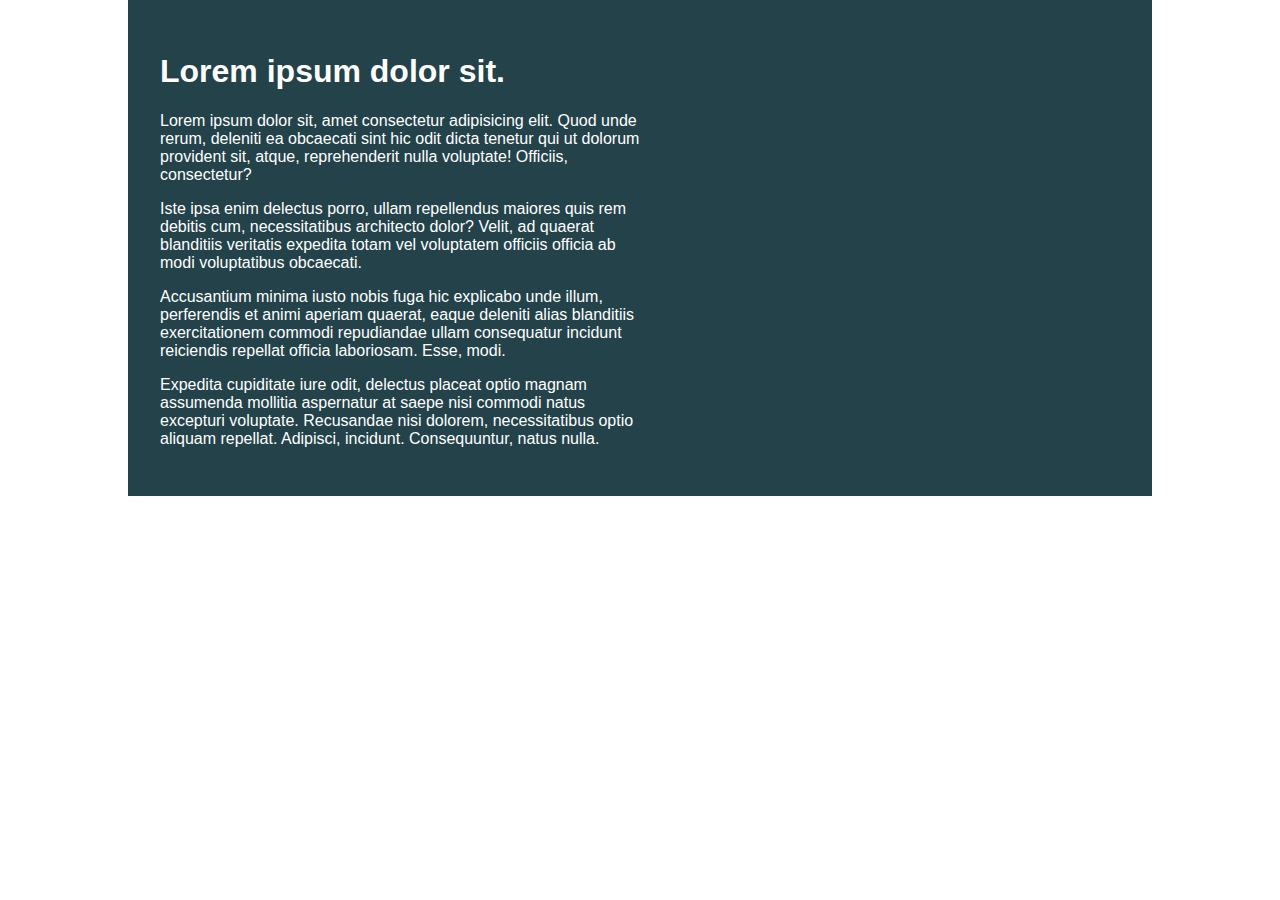
<file: Kevin Powell CRL Course Files/C1/index.html>
<!DOCTYPE html>
<html lang="en">

<head>
    <meta charset="UTF-8">
    <meta name="viewport" content="width=device-width, initial-scale=1.0">
    <title>Day 01</title>

    <link rel="stylesheet" href="style.css">
</head>

<body>
    <div class="container">
        <div class="intro-content">
            <h1>Lorem ipsum dolor sit.</h1>
            <p>Lorem ipsum dolor sit, amet consectetur adipisicing elit. Quod unde rerum, deleniti ea obcaecati sint hic
                odit dicta tenetur qui ut dolorum provident sit, atque, reprehenderit nulla voluptate! Officiis,
                consectetur?</p>
            <p>Iste ipsa enim delectus porro, ullam repellendus maiores quis rem debitis cum, necessitatibus architecto
                dolor? Velit, ad quaerat blanditiis veritatis expedita totam vel voluptatem officiis officia ab modi
                voluptatibus obcaecati.</p>
            <p>Accusantium minima iusto nobis fuga hic explicabo unde illum, perferendis et animi aperiam quaerat, eaque
                deleniti alias blanditiis exercitationem commodi repudiandae ullam consequatur incidunt reiciendis
                repellat officia laboriosam. Esse, modi.</p>
            <p>Expedita cupiditate iure odit, delectus placeat optio magnam assumenda mollitia aspernatur at saepe nisi
                commodi natus excepturi voluptate. Recusandae nisi dolorem, necessitatibus optio aliquam repellat.
                Adipisci, incidunt. Consequuntur, natus nulla.</p>
        </div>
    </div>
</body>

</html>
</file>
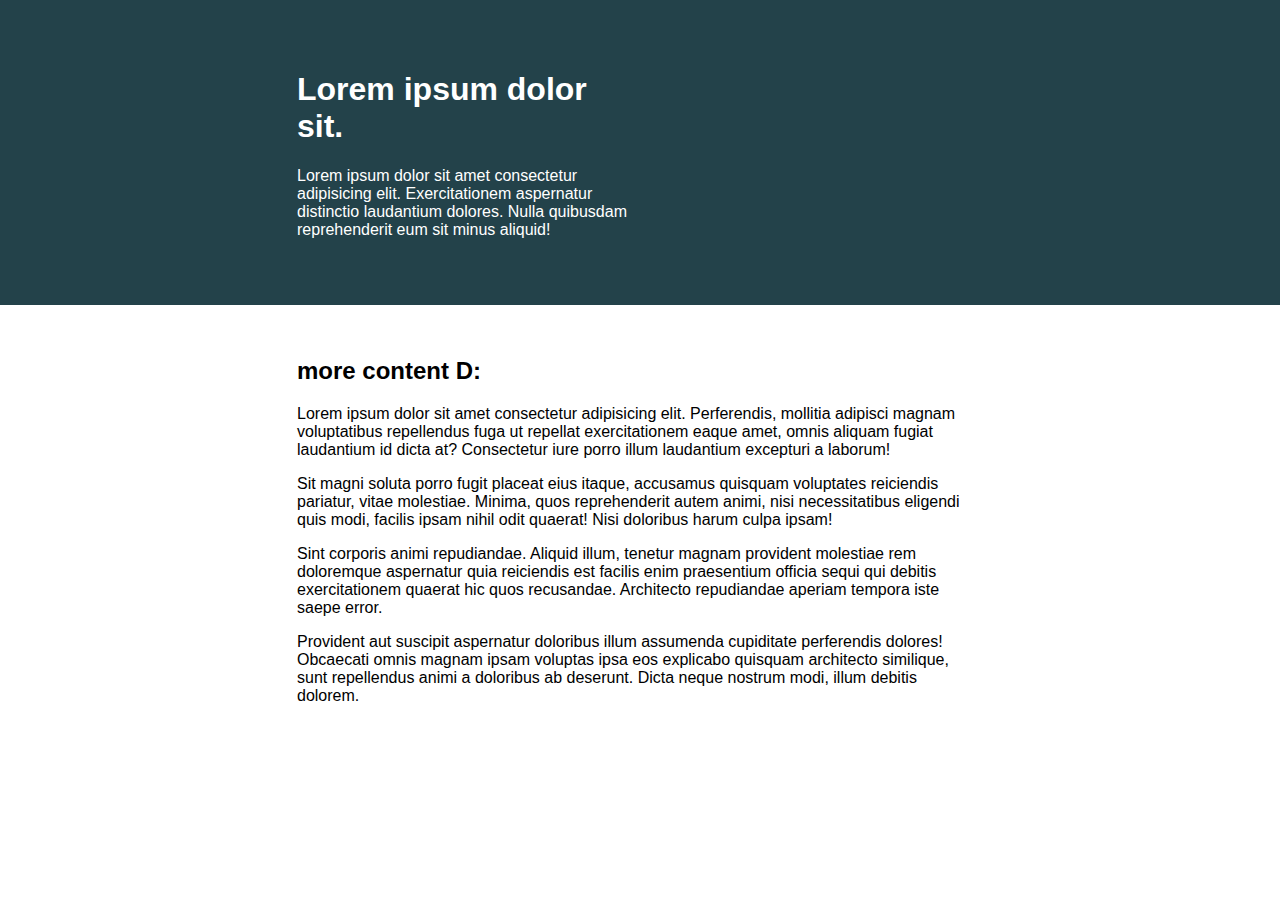
<file: Kevin Powell CRL Course Files/C2/index.html>
<!DOCTYPE html>
<html lang="en">
<head> 
    <meta charset="UTF-8">
    <meta name="viewport" content="width=device-width, initial-scale=1.0">
    <title>Day 01</title>
 
    <link rel="stylesheet" href="style.css">
</head>
<body>

    <div class="outer-container">
        <div class="container">
            <div class="intro-content">
                <h1>Lorem ipsum dolor sit.</h1>
                <p>Lorem ipsum dolor sit amet consectetur adipisicing elit. Exercitationem aspernatur distinctio laudantium dolores. Nulla quibusdam reprehenderit eum sit minus aliquid!</p>
            </div>
        </div>
    </div>


    <div class="more-content-container">
    	<h2>more content D:</h2>
    	<p>Lorem ipsum dolor sit amet consectetur adipisicing elit. Perferendis, mollitia adipisci magnam voluptatibus repellendus fuga ut repellat exercitationem eaque amet, omnis aliquam fugiat laudantium id dicta at? Consectetur iure porro illum laudantium excepturi a laborum!</p>
    	<p>Sit magni soluta porro fugit placeat eius itaque, accusamus quisquam voluptates reiciendis pariatur, vitae molestiae. Minima, quos reprehenderit autem animi, nisi necessitatibus eligendi quis modi, facilis ipsam nihil odit quaerat! Nisi doloribus harum culpa ipsam!</p>
    	<p>Sint corporis animi repudiandae. Aliquid illum, tenetur magnam provident molestiae rem doloremque aspernatur quia reiciendis est facilis enim praesentium officia sequi qui debitis exercitationem quaerat hic quos recusandae. Architecto repudiandae aperiam tempora iste saepe error.</p>
    	<p>Provident aut suscipit aspernatur doloribus illum assumenda cupiditate perferendis dolores! Obcaecati omnis magnam ipsam voluptas ipsa eos explicabo quisquam architecto similique, sunt repellendus animi a doloribus ab deserunt. Dicta neque nostrum modi, illum debitis dolorem.</p>
    </div>


</body>
</html>
</file>
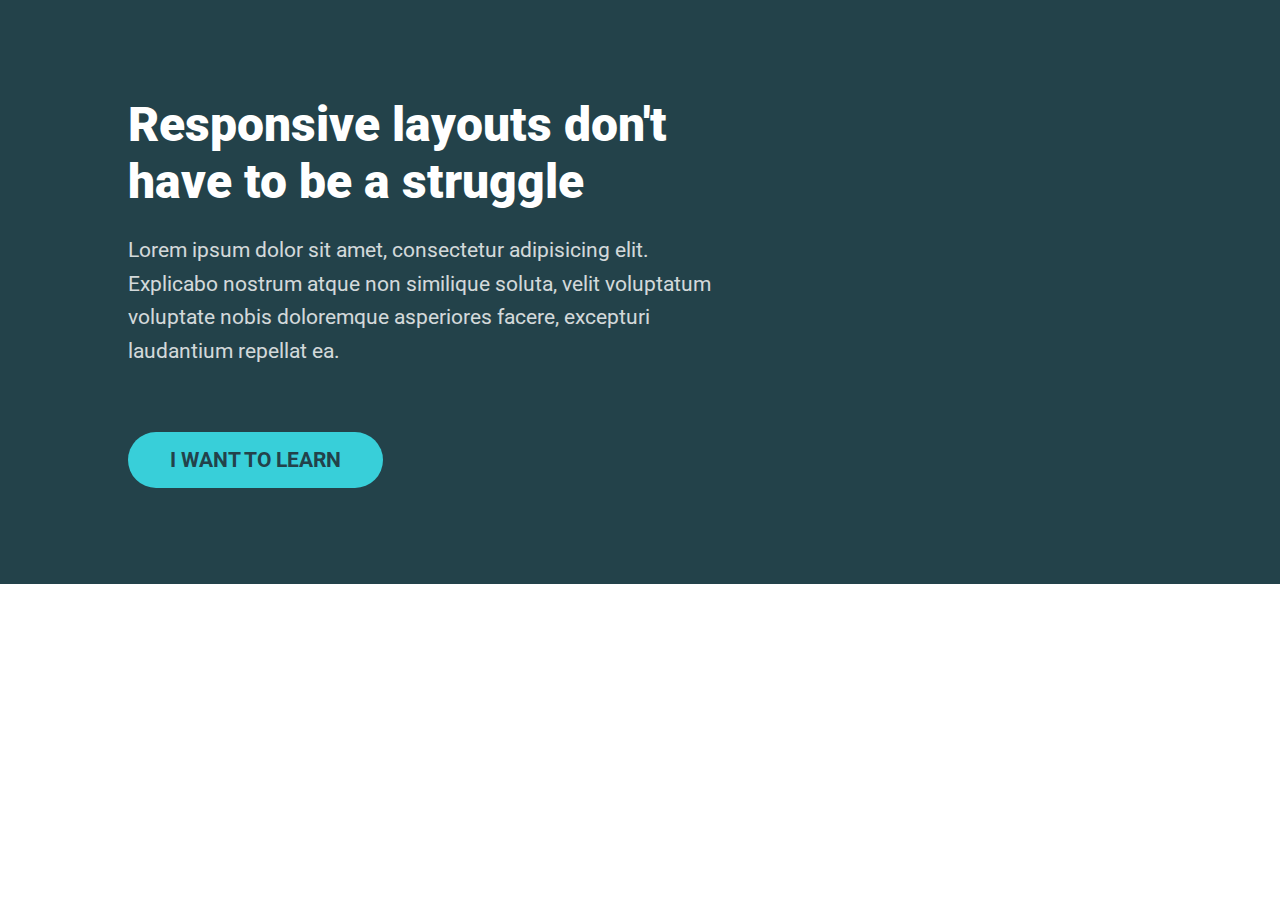
<file: Kevin Powell CRL Course Files/C3/index.html>
<!DOCTYPE html>
<html lang="en">

<head>
  <meta charset="UTF-8">
  <meta http-equiv="X-UA-Compatible" content="IE=edge">
  <meta name="viewport" content="width=device-width, initial-scale=1.0">
  <title>Document</title>
  <link rel="preconnect" href="https://fonts.gstatic.com">
  <link href="https://fonts.googleapis.com/css2?family=Roboto:wght@400;700;900&display=swap" rel="stylesheet">
  <link rel="stylesheet" href="style.css">
</head>

<body>
  <div class="background">
    <div class="container">
      <div class="container-text">
        <h1 class="cta-title">Responsive layouts don't have to be a struggle</h1>
        <p class="cta-paragraph">Lorem ipsum dolor sit amet, consectetur adipisicing elit. Explicabo nostrum atque non
          similique soluta, velit voluptatum voluptate nobis doloremque asperiores facere, excepturi laudantium repellat
          ea.
        </p>
        <a class="cta-button" href="#">I WANT TO LEARN</a>
      </div>
    </div>
  </div>
</body>

</html>
</file>
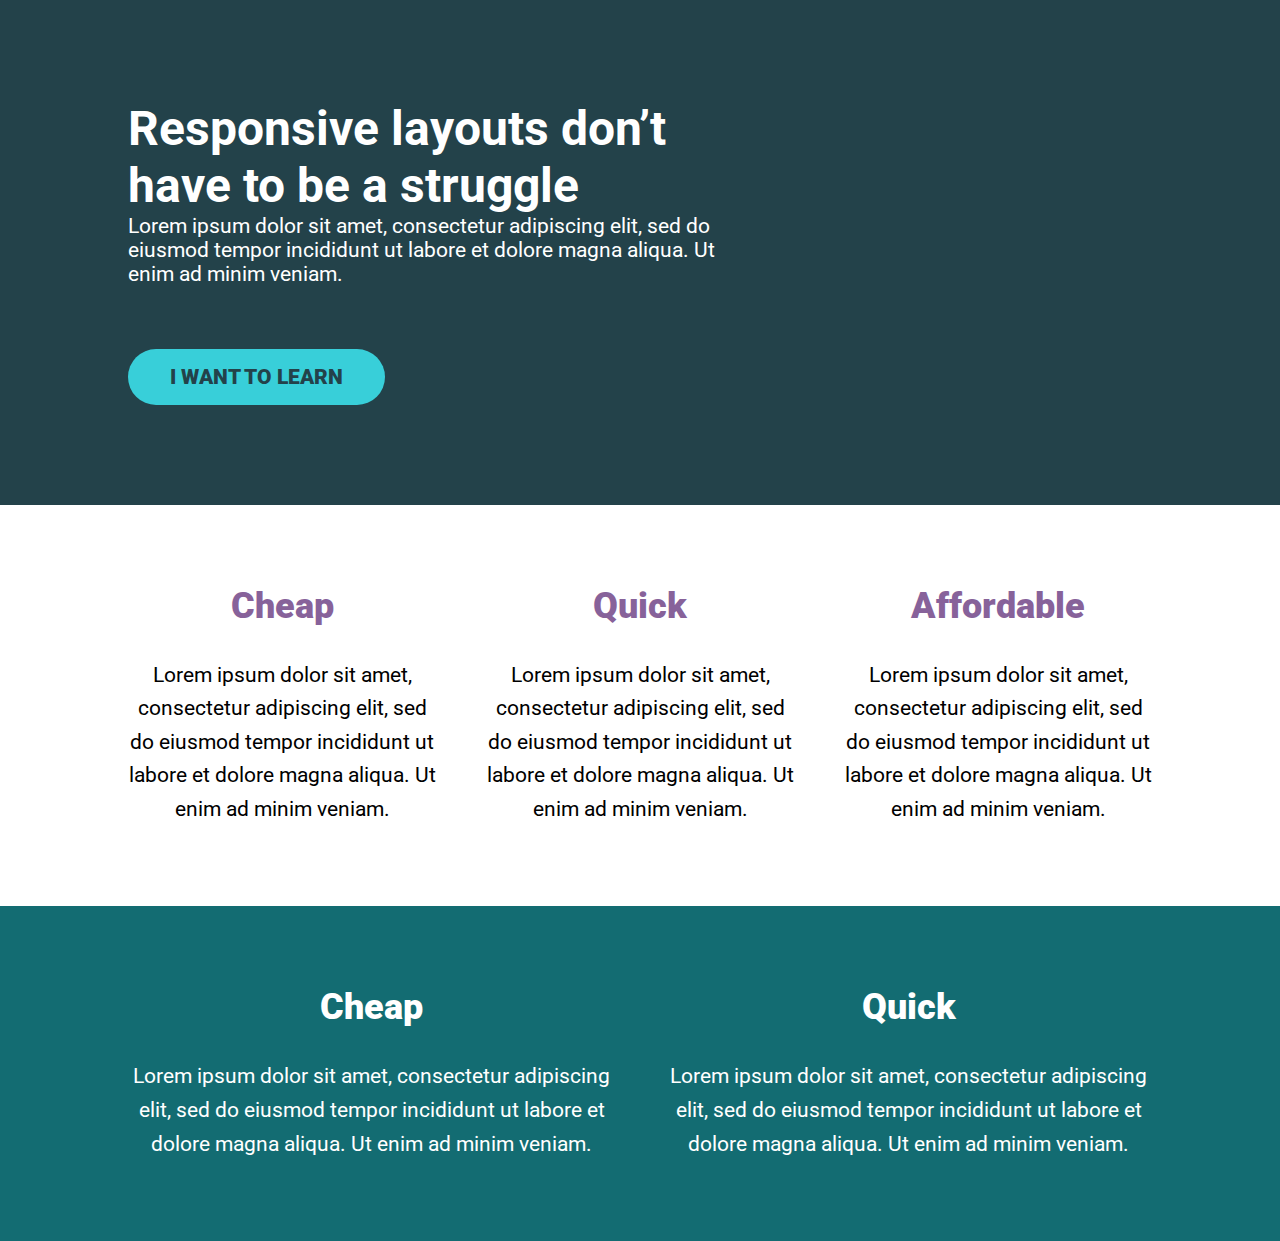
<file: Kevin Powell CRL Course Files/C4/index.html>
<!DOCTYPE html>
<html lang="en">

<head>
    <meta charset="UTF-8">
    <meta name="viewport" content="width=device-width, initial-scale=1.0">
    <title>Challenge time!</title>
    <link href="https://fonts.googleapis.com/css2?family=Roboto:wght@400;900&display=swap" rel="stylesheet">
    <link rel="stylesheet" href="style.css">
</head>

<body>
    <div class="hero">
        <div class="container">
            <div class="hero__text">
                <h1>Responsive layouts don’t have to be a struggle</h1>
                <p>Lorem ipsum dolor sit amet, consectetur adipiscing elit, sed do eiusmod tempor incididunt ut labore
                    et dolore magna aliqua. Ut enim ad minim veniam.</p>
                <a href="#" class="btn">I want to learn</a>
            </div>
        </div>
    </div>
    <div class="container">
        <div class="row">
            <div class="col">
                <h2 class="col-title txt-purple">Cheap</h2>
                <p class="col-p txt-brown">Lorem ipsum dolor sit amet, consectetur adipiscing elit, sed do eiusmod
                    tempor incididunt ut labore
                    et dolore magna aliqua. Ut enim ad minim veniam.</p>
            </div>
            <div class="col">
                <h2 class="col-title txt-purple">Quick</h2>
                <p class="col-p txt-brown">Lorem ipsum dolor sit amet, consectetur adipiscing elit, sed do eiusmod
                    tempor incididunt ut labore
                    et dolore magna aliqua. Ut enim ad minim veniam.</p>
            </div>
            <div class="col">
                <h2 class="col-title txt-purple">Affordable</h2>
                <p class="col-p txt-brown">Lorem ipsum dolor sit amet, consectetur adipiscing elit, sed do eiusmod
                    tempor incididunt ut labore
                    et dolore magna aliqua. Ut enim ad minim veniam.</p>
            </div>
        </div>
    </div>

    <div class="bg-teal">
        <div class="row container">
            <div class="col">
                <h2 class="col-title txt-white">Cheap</h2>
                <p class="col-p txt-white">Lorem ipsum dolor sit amet, consectetur adipiscing elit, sed do eiusmod
                    tempor incididunt ut labore
                    et
                    dolore magna aliqua. Ut enim ad minim veniam.</p>
            </div>
            <div class="col">
                <h2 class="col-title txt-white">Quick</h2>
                <p class="col-p txt-white">Lorem ipsum dolor sit amet, consectetur adipiscing elit, sed do eiusmod
                    tempor incididunt ut labore
                    et
                    dolore magna aliqua. Ut enim ad minim veniam.</p>
            </div>
        </div>
    </div>




</body>

</html>
</file>
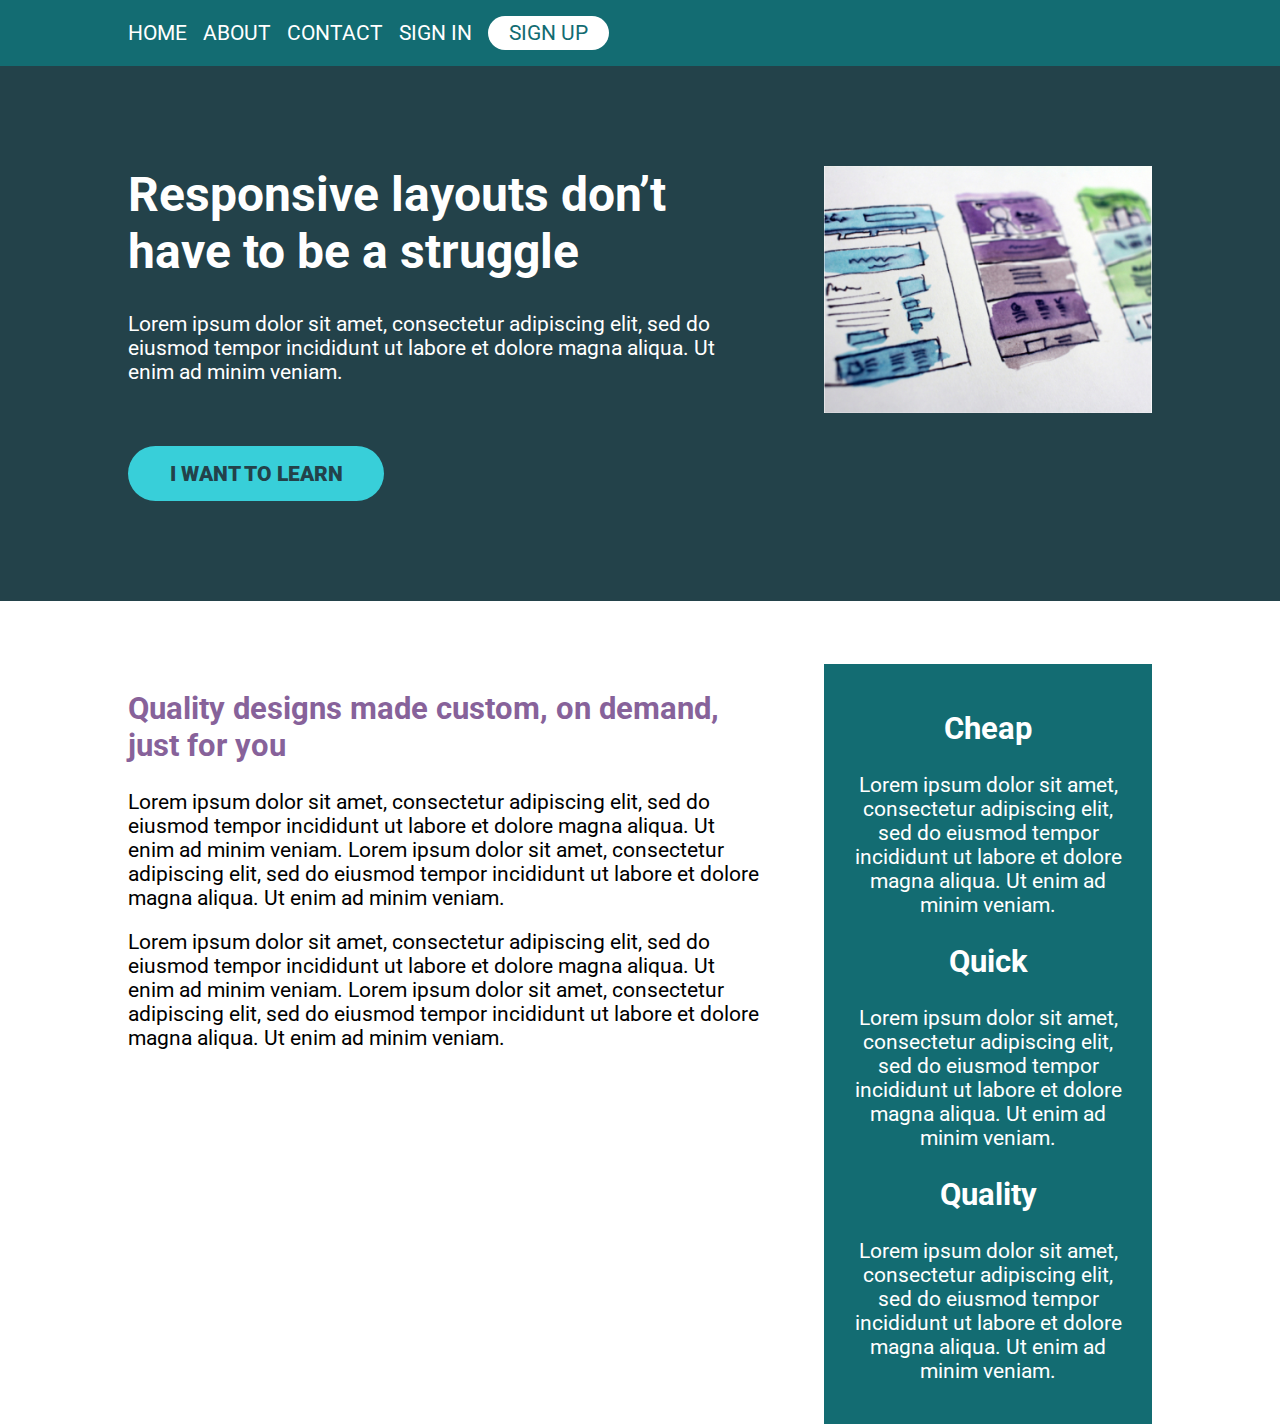
<file: Kevin Powell CRL Course Files/C6/index.html>
<!DOCTYPE html>
<html lang="en">

<head>
    <meta charset="UTF-8">
    <meta name="viewport" content="width=device-width, initial-scale=1.0">
    <title>Conquering Responsive Layouts</title>
    <link href="https://fonts.googleapis.com/css2?family=Roboto:wght@400;900&display=swap" rel="stylesheet">
    <link rel="stylesheet" href="style.css">
</head>

<body>
    <header>
        <div class="container">
            <nav class="nav">
                <ul class="nav__list">
                    <li class="nav__item"><a href="#" class="nav__link">Home</a></li>
                    <li class="nav__item"><a href="#" class="nav__link">About</a></li>
                    <li class="nav__item"><a href="#" class="nav__link">Contact</a></li>
                    <li class="nav__item"><a href="#" class="nav__link">Sign In</a></li>
                    <li class="nav__item"><a href="#" class="nav__link nav__link--button">Sign up</a></li>
                </ul>
            </nav>
        </div>
    </header>

    <section class="hero">
        <div class="container row">
            <div class="hero__text">
                <h1>Responsive layouts don’t have to be a struggle</h1>
                <p>Lorem ipsum dolor sit amet, consectetur adipiscing elit, sed do eiusmod tempor incididunt ut labore
                    et dolore magna aliqua. Ut enim ad minim veniam.</p>
                <a href="#" class="btn">I want to learn</a>
            </div>
            <img src="img/hero-img.jpg" alt="UX design sketches" class="hero__img">
        </div>
    </section>

    <main class="main container row">
        <section class="primary-content">
            <h2 class="section-title">Quality designs made custom, on demand, just for you</h2>
            <p>Lorem ipsum dolor sit amet, consectetur adipiscing elit, sed do eiusmod tempor incididunt ut labore et
                dolore magna aliqua. Ut enim ad minim veniam. Lorem ipsum dolor sit amet, consectetur adipiscing elit,
                sed do eiusmod tempor incididunt ut labore et dolore magna aliqua. Ut enim ad minim veniam.</p>
            <p>Lorem ipsum dolor sit amet, consectetur adipiscing elit, sed do eiusmod tempor incididunt ut labore et
                dolore magna aliqua. Ut enim ad minim veniam. Lorem ipsum dolor sit amet, consectetur adipiscing elit,
                sed do eiusmod tempor incididunt ut labore et dolore magna aliqua. Ut enim ad minim veniam.</p>
        </section>
        <aside class="sidebar">
            <h2 class="sidebar-title">Cheap</h2>
            <p>Lorem ipsum dolor sit amet, consectetur adipiscing elit, sed do eiusmod tempor incididunt ut labore et
                dolore magna aliqua. Ut enim ad minim veniam.</p>

            <h2 class="sidebar-title">Quick</h2>
            <p>Lorem ipsum dolor sit amet, consectetur adipiscing elit, sed do eiusmod tempor incididunt ut labore et
                dolore magna aliqua. Ut enim ad minim veniam.</p>

            <h2 class="sidebar-title">Quality</h2>
            <p>Lorem ipsum dolor sit amet, consectetur adipiscing elit, sed do eiusmod tempor incididunt ut labore et
                dolore magna aliqua. Ut enim ad minim veniam.</p>
        </aside>
    </main>



</body>

</html>
</file>
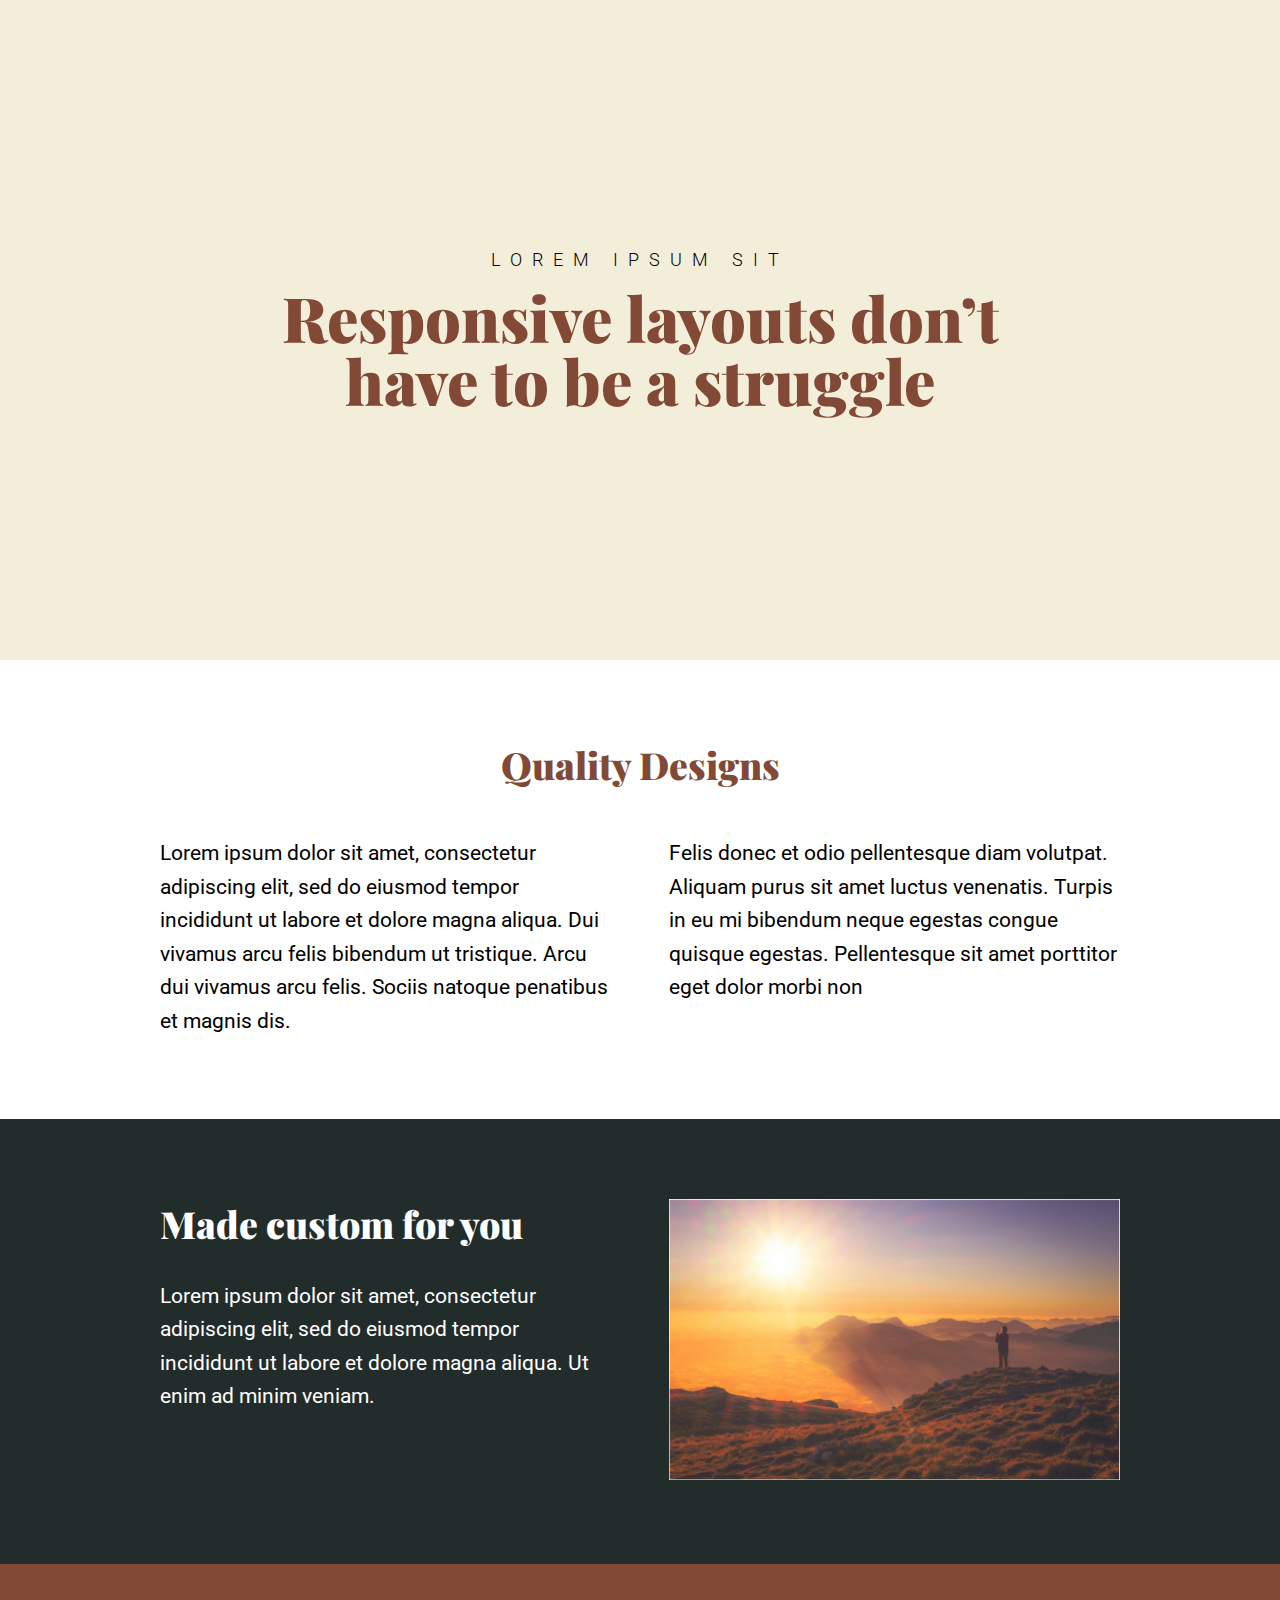
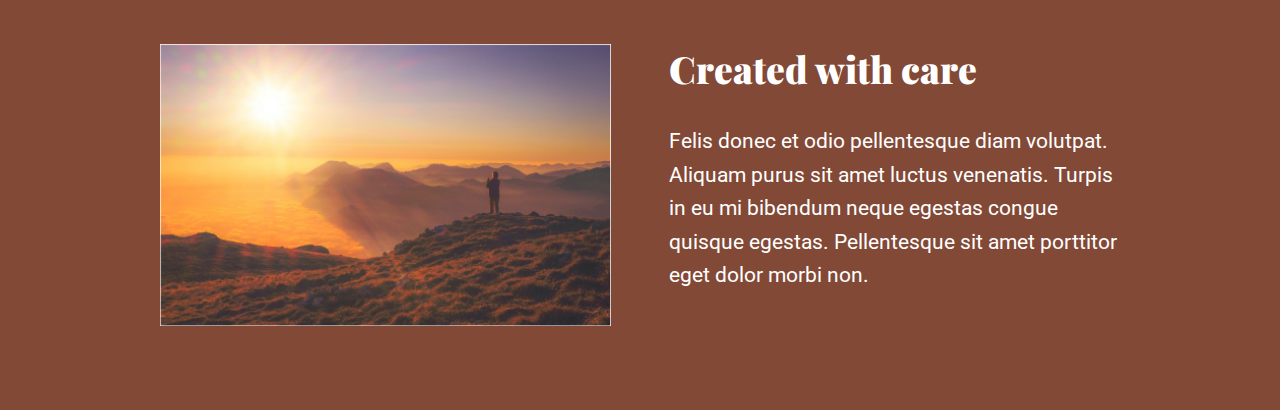
<file: Kevin Powell CRL Course Files/C7/index.html>
<!DOCTYPE html>
<html lang="en">

<head>
  <meta charset="UTF-8">
  <meta http-equiv="X-UA-Compatible" content="IE=edge">
  <meta name="viewport" content="width=device-width, initial-scale=1.0">
  <title>Document</title>
  <link rel="stylesheet" href="./style.css">
  <link rel="preconnect" href="https://fonts.gstatic.com">
  <link
    href="https://fonts.googleapis.com/css2?family=Playfair+Display:wght@900&family=Roboto:wght@300;400&display=swap"
    rel="stylesheet">
</head>

<body>
  <div class="hero">
    <h2 class="hero-subtitle">LOREM IPSUM SIT</h2>
    <h1 class="hero-title">Responsive layouts don’t have to be a struggle</h1>
  </div>
  <main class="main py-5">
    <div class="container">
      <h2 class="main-title">Quality Designs</h2>
      <div class="row push-sides">
        <div class="col">
          <p class="row-p">
            Lorem ipsum dolor sit amet, consectetur adipiscing elit,
            sed do eiusmod tempor incididunt ut labore et dolore
            magna aliqua. Dui vivamus arcu felis bibendum ut
            tristique. Arcu dui vivamus arcu felis. Sociis natoque
            penatibus et magnis dis.
          </p>
        </div>
        <div class="col">
          <p class="row-p">
            Felis donec et odio pellentesque diam volutpat. Aliquam
            purus sit amet luctus venenatis. Turpis in eu mi
            bibendum neque egestas congue quisque egestas.
            Pellentesque sit amet porttitor eget dolor morbi non
          </p>
        </div>
      </div>
    </div>
  </main>

  <div class="bg-very-dark-gray">
    <div class="container">
      <div class="row push-sides clr-white py-5">
        <div class="col">
          <h2 class="row-title">Made custom for you</h2>
          <p class="row-p">Lorem ipsum dolor sit amet, consectetur adipiscing elit,
            sed do eiusmod tempor incididunt ut labore et dolore
            magna aliqua. Ut enim ad minim veniam.</p>
        </div>
        <div class="col">
          <img class="row-image" src="./image-01.jpg" alt="mountains image">
        </div>
      </div>
    </div>
  </div>

  <div class="bg-brown">
    <div class="container">
      <div class="row push-sides py-5 clr-white">
        <div class="col">
          <img class="row-image" src="./image-01.jpg" alt="mountains image">
        </div>
        <div class="col">
          <h2 class="row-title">Created with care</h2>
          <p class="row-p">Felis donec et odio pellentesque diam volutpat. Aliquam
            purus sit amet luctus venenatis. Turpis in eu mi
            bibendum neque egestas congue quisque egestas.
            Pellentesque sit amet porttitor eget dolor morbi non.</p>
        </div>
      </div>
    </div>
  </div>
</body>

</html>
</file>
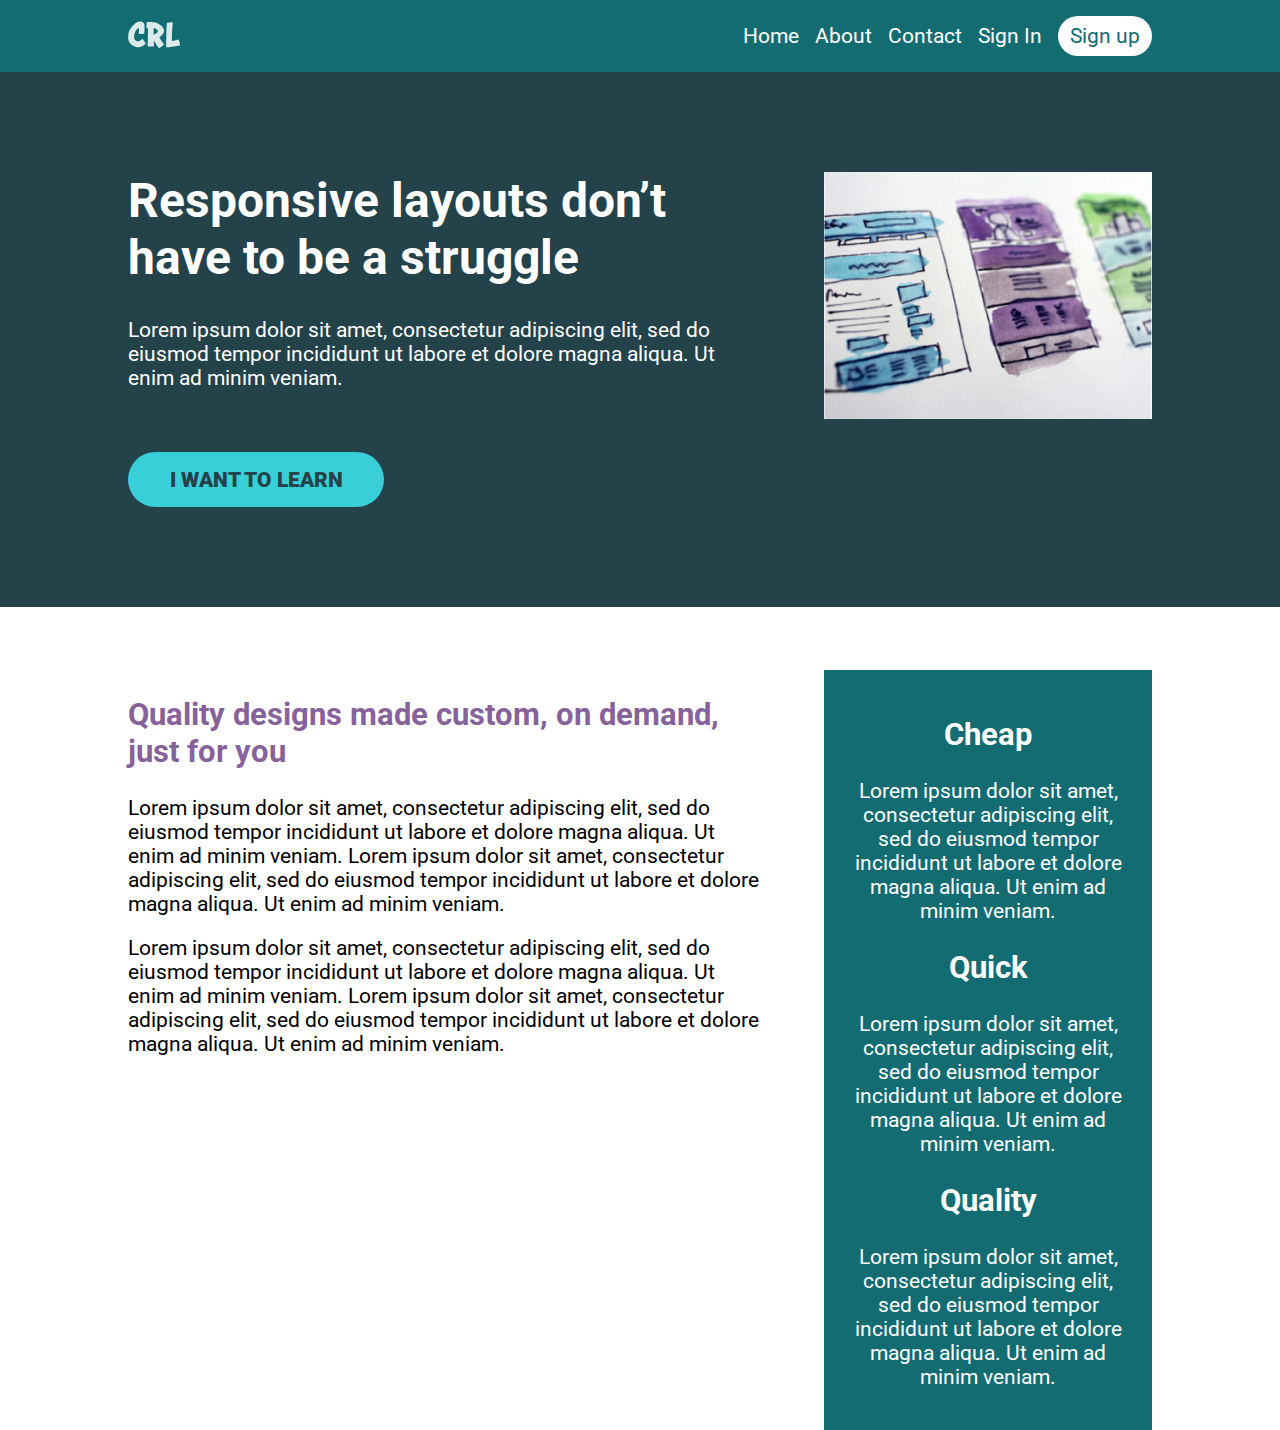
<file: Kevin Powell CRL Course Files/C8/index.html>
<!DOCTYPE html>
<html lang="en">
<head>
    <meta charset="UTF-8">
    <meta name="viewport" content="width=device-width, initial-scale=1.0">
    <title>Conquering Responsive Layouts</title>
    <link href="https://fonts.googleapis.com/css2?family=Roboto:wght@400;900&display=swap" rel="stylesheet"> 
    <link rel="stylesheet" href="style.css">
</head>
<body>
    <header> 
        <div class="container row">
            <button class="nav-toggle" aria-label="open navigation">
                <span class="hamburger"></span>
            </button>
            <a class="logo" href="#">
                <img src="img/logo.svg" alt="conquering responsive layouts">
            </a>
            <nav class="nav">
                <ul class="nav__list nav__list--primary">
                    <li class="nav__item"><a href="#" class="nav__link">Home</a></li>
                    <li class="nav__item"><a href="#" class="nav__link">About</a></li>
                    <li class="nav__item"><a href="#" class="nav__link">Contact</a></li>
                </ul>
                <ul class="nav__list nav__list--secondary">
                    <li class="nav__item"><a href="#" class="nav__link">Sign In</a></li>
                    <li class="nav__item"><a href="#" class="nav__link nav__link--button">Sign up</a></li>
                </ul>
            </nav>
        </div>
    </header>
    
    <section class="hero">
        <div class="container row">
            <div class="hero__text">
                <h1>Responsive layouts don’t have to be a struggle</h1>
                <p>Lorem ipsum dolor sit amet, consectetur adipiscing elit, sed do eiusmod tempor incididunt ut labore et dolore magna aliqua. Ut enim ad minim veniam.</p>
                <a href="#" class="btn">I want to learn</a>
            </div>
            <img src="img/hero-img.jpg" alt="UX design sketches" class="hero__img">
        </div>
    </section> 

    <main class="main container row">
            <section class="primary-content">
                <h2 class="section-title">Quality designs made custom, on demand, just for you</h2>
                <p>Lorem ipsum dolor sit amet, consectetur adipiscing elit, sed do eiusmod tempor incididunt ut labore et dolore magna aliqua. Ut enim ad minim veniam. Lorem ipsum dolor sit amet, consectetur adipiscing elit, sed do eiusmod tempor incididunt ut labore et dolore magna aliqua. Ut enim ad minim veniam.</p>
                <p>Lorem ipsum dolor sit amet, consectetur adipiscing elit, sed do eiusmod tempor incididunt ut labore et dolore magna aliqua. Ut enim ad minim veniam. Lorem ipsum dolor sit amet, consectetur adipiscing elit, sed do eiusmod tempor incididunt ut labore et dolore magna aliqua. Ut enim ad minim veniam.</p>
            </section>
            <aside class="sidebar">
                <h2 class="sidebar-title">Cheap</h2>
                <p>Lorem ipsum dolor sit amet, consectetur adipiscing elit, sed do eiusmod tempor incididunt ut labore et dolore magna aliqua. Ut enim ad minim veniam.</p>

                <h2 class="sidebar-title">Quick</h2>
                <p>Lorem ipsum dolor sit amet, consectetur adipiscing elit, sed do eiusmod tempor incididunt ut labore et dolore magna aliqua. Ut enim ad minim veniam.</p>

                <h2 class="sidebar-title">Quality</h2>
                <p>Lorem ipsum dolor sit amet, consectetur adipiscing elit, sed do eiusmod tempor incididunt ut labore et dolore magna aliqua. Ut enim ad minim veniam.</p>
            </aside>
    </main>

    <script src="main.js"></script>

</body>
</html>
</file>
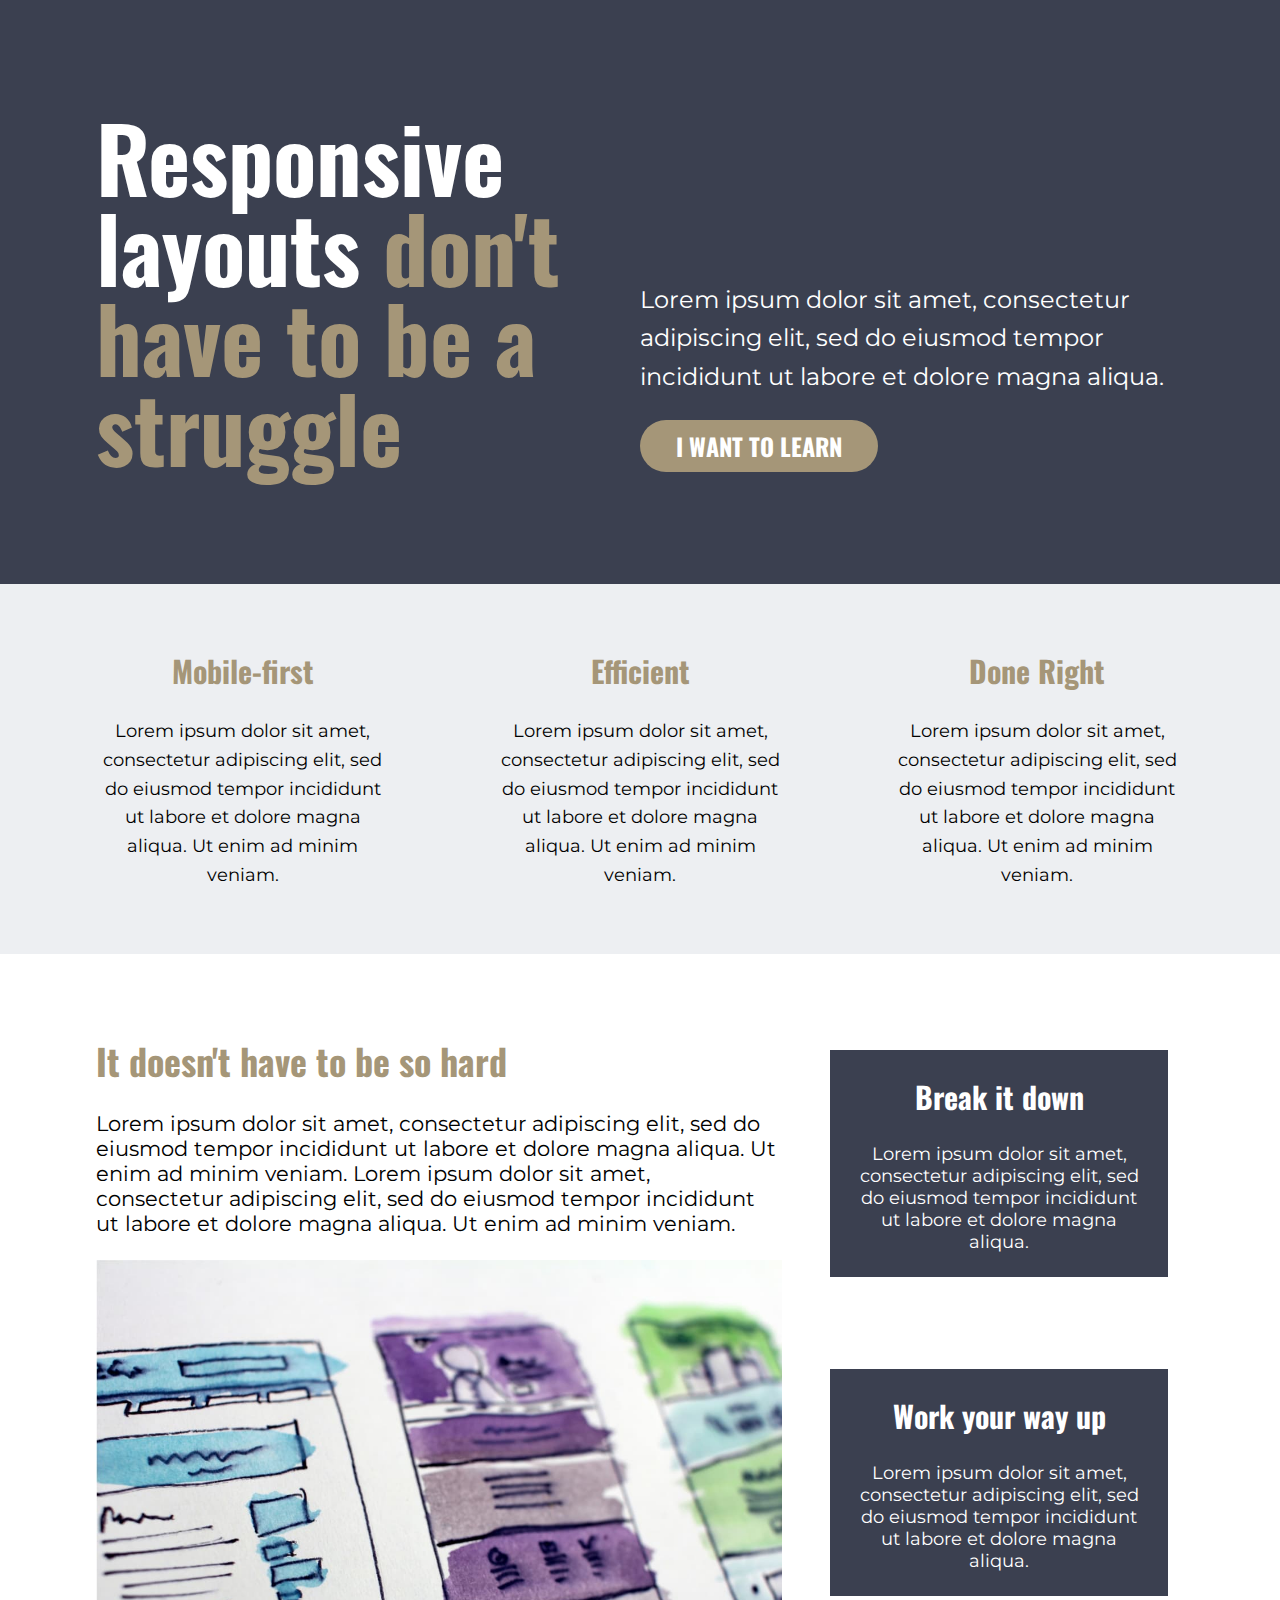
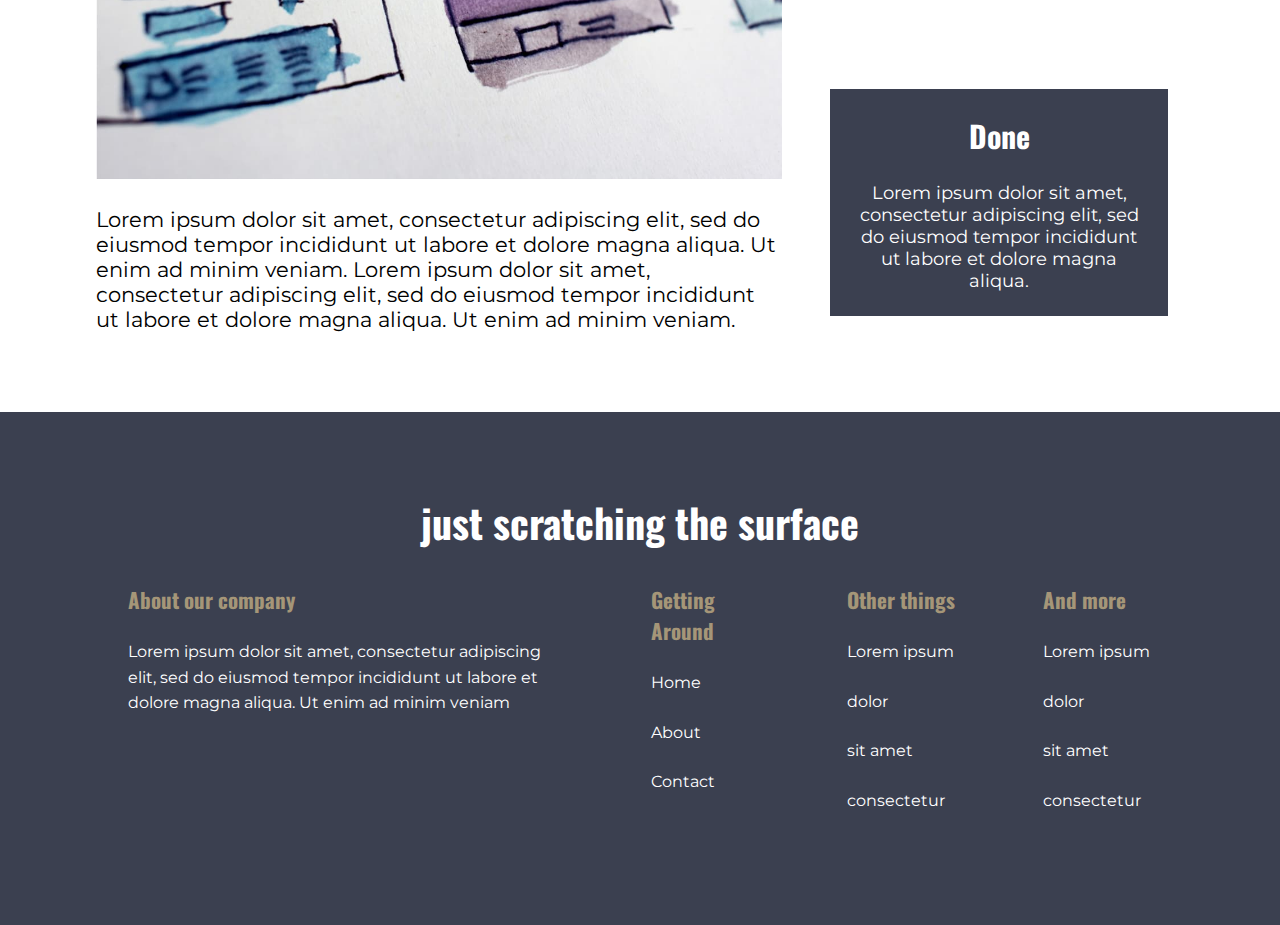
<file: Kevin Powell CRL Course Files/Final Challange/index.html>
<!DOCTYPE html>
<html lang="en">

<head>
  <meta charset="UTF-8">
  <meta http-equiv="X-UA-Compatible" content="IE=edge">
  <meta name="viewport" content="width=device-width, initial-scale=1.0">
  <title>Final Challange</title>
  <link rel="preconnect" href="https://fonts.gstatic.com">
  <link href="https://fonts.googleapis.com/css2?family=Montserrat&family=Oswald:wght@700&display=swap" rel="stylesheet">
  <link rel="stylesheet" href="style.css">
</head>

<body>
  <!-- <header class="header">
    <button class="nav-toggle" aria-label="open navigation">
      <span class="hamburger"></span>
    </button>
    <a class="logo">
      <img src="./logo.svg" alt="CRL logo">
    </a>
    <nav class="nav">
      <ul class="nav__list">
        <li class="nav__item"><a class="nav__link" href="#">home</a></li>
        <li class="nav__item"><a class="nav__link" href="#">about</a></li>
        <li class="nav__item"><a class="nav__link" href="#">contact</a></li>
        <li class="nav__item"><a class="nav__link" href="#">sign in</a></li>
        <li class="nav__item"><a class="nav__link nav__link--btn" href="#">sign up</a></li>
      </ul>
    </nav>
  </header> -->

  <section class="section-one">
    <div class="container">
      <div class="flex-wrapper">
        <div class="flex-wrapper__item">
          <h1 class="section-one__title">
            Responsive layouts <span class="section-one__title-span">don't have to be a struggle</span>
          </h1>
        </div>
        <div class="flex-wrapper__item">
          <div class="section-one__cta">
            <p class="section-one__cta-p">
              Lorem ipsum dolor sit amet, consectetur
              adipiscing elit, sed do eiusmod tempor
              incididunt ut labore et dolore magna aliqua.
            </p>
            <a href="#" class="section-one__cta-btn">i want to learn</a>
          </div>
        </div>
      </div>
    </div>
  </section>
  <section class="section-two">
    <div class="container">
      <div class="flex-wrapper">
        <div class="flex-wrapper__item flex-wrapper__item--w-small">
          <div class="section-two__info">
            <h3 class="section-two__info-title">Mobile-first</h3>
            <p class="section-two__info-p">Lorem ipsum dolor sit amet,
              consectetur adipiscing elit, sed do
              eiusmod tempor incididunt ut
              labore et dolore magna aliqua. Ut
              enim ad minim veniam.
            </p>
          </div>
        </div>
        <div class="flex-wrapper__item flex-wrapper__item--w-small">
          <div class="section-two__info">
            <h3 class="section-two__info-title">Efficient</h3>
            <p class="section-two__info-p">Lorem ipsum dolor sit amet,
              consectetur adipiscing elit, sed do
              eiusmod tempor incididunt ut
              labore et dolore magna aliqua. Ut
              enim ad minim veniam.
            </p>
          </div>
        </div>
        <div class="flex-wrapper__item flex-wrapper__item--w-small">
          <div class="section-two__info">
            <h3 class="section-two__info-title">Done Right</h3>
            <p class="section-two__info-p">Lorem ipsum dolor sit amet,
              consectetur adipiscing elit, sed do
              eiusmod tempor incididunt ut
              labore et dolore magna aliqua. Ut
              enim ad minim veniam.
            </p>
          </div>
        </div>
      </div>
    </div>
  </section>
  <section class="section-three">
    <div class="container">
      <div class="section-three__flex">
        <div class="section-three__flex-item-left">
          <h2 class="section-three__title">It doesn't have to be so hard</h2>
          <p class="section-three__p">
            Lorem ipsum dolor sit amet, consectetur adipiscing elit, sed do
            eiusmod tempor incididunt ut labore et dolore magna aliqua. Ut
            enim ad minim veniam. Lorem ipsum dolor sit amet, consectetur
            adipiscing elit, sed do eiusmod tempor incididunt ut labore et
            dolore magna aliqua. Ut enim ad minim veniam.
          </p>
          <img class="section-three__img" src="./the-image.jpg" alt="design sketches">
          <p class="section-three__p">
            Lorem ipsum dolor sit amet, consectetur adipiscing elit, sed do
            eiusmod tempor incididunt ut labore et dolore magna aliqua. Ut
            enim ad minim veniam. Lorem ipsum dolor sit amet, consectetur
            adipiscing elit, sed do eiusmod tempor incididunt ut labore et
            dolore magna aliqua. Ut enim ad minim veniam.
          </p>
        </div>
        <div class="section-three__flex-item-right">
          <div class="section-three__card">
            <h3 class="section-three__card-title">Break it down</h3>
            <p class="section-three__card-p">Lorem ipsum dolor sit amet,
              consectetur adipiscing elit, sed do
              eiusmod tempor incididunt ut
              labore et dolore magna aliqua.</p>
          </div>
          <div class="section-three__card">
            <h3 class="section-three__card-title">Work your way up</h3>
            <p class="section-three__card-p">Lorem ipsum dolor sit amet,
              consectetur adipiscing elit, sed do
              eiusmod tempor incididunt ut
              labore et dolore magna aliqua.</p>
          </div>
          <div class="section-three__card">
            <h3 class="section-three__card-title">Done</h3>
            <p class="section-three__card-p">Lorem ipsum dolor sit amet,
              consectetur adipiscing elit, sed do
              eiusmod tempor incididunt ut
              labore et dolore magna aliqua.</p>
          </div>
        </div>
      </div>
    </div>
  </section>
  <section class="section-four">
    <div class="container">
      <h2 class="section-four__title">just scratching the surface</h2>
      <div class="section-four__flex">
        <div class="section-four__flex-item section-four__flex-item--big">
          <h3 class="section-four__flex-item-title">About our company</h3>
          <p class="section-four__flex-item-p">Lorem ipsum dolor sit amet, consectetur adipiscing
            elit, sed do eiusmod tempor incididunt ut labore et
            dolore magna aliqua. Ut enim ad minim veniam</p>
        </div>
        <div class="section-four__flex-item section-four__flex-item--small">
          <h3 class="section-four__flex-item-title">Getting Around</h3>
          <p class="section-four__flex-item-p">Home</p>
          <p class="section-four__flex-item-p">About</p>
          <p class="section-four__flex-item-p">Contact</p>
        </div>
        <div class="section-four__flex-item section-four__flex-item--small">
          <h3 class="section-four__flex-item-title">Other things</h3>
          <p class="section-four__flex-item-p">Lorem ipsum</p>
          <p class="section-four__flex-item-p">dolor</p>
          <p class="section-four__flex-item-p">sit amet</p>
          <p class="section-four__flex-item-p">consectetur</p>
        </div>
        <div class="section-four__flex-item section-four__flex-item--small">
          <h3 class="section-four__flex-item-title">And more</h3>
          <p class="section-four__flex-item-p">Lorem ipsum</p>
          <p class="section-four__flex-item-p">dolor</p>
          <p class="section-four__flex-item-p">sit amet</p>
          <p class="section-four__flex-item-p">consectetur</p>
        </div>
      </div>
    </div>
  </section>


  <script src="main.js"></script>
</body>

</html>
</file>
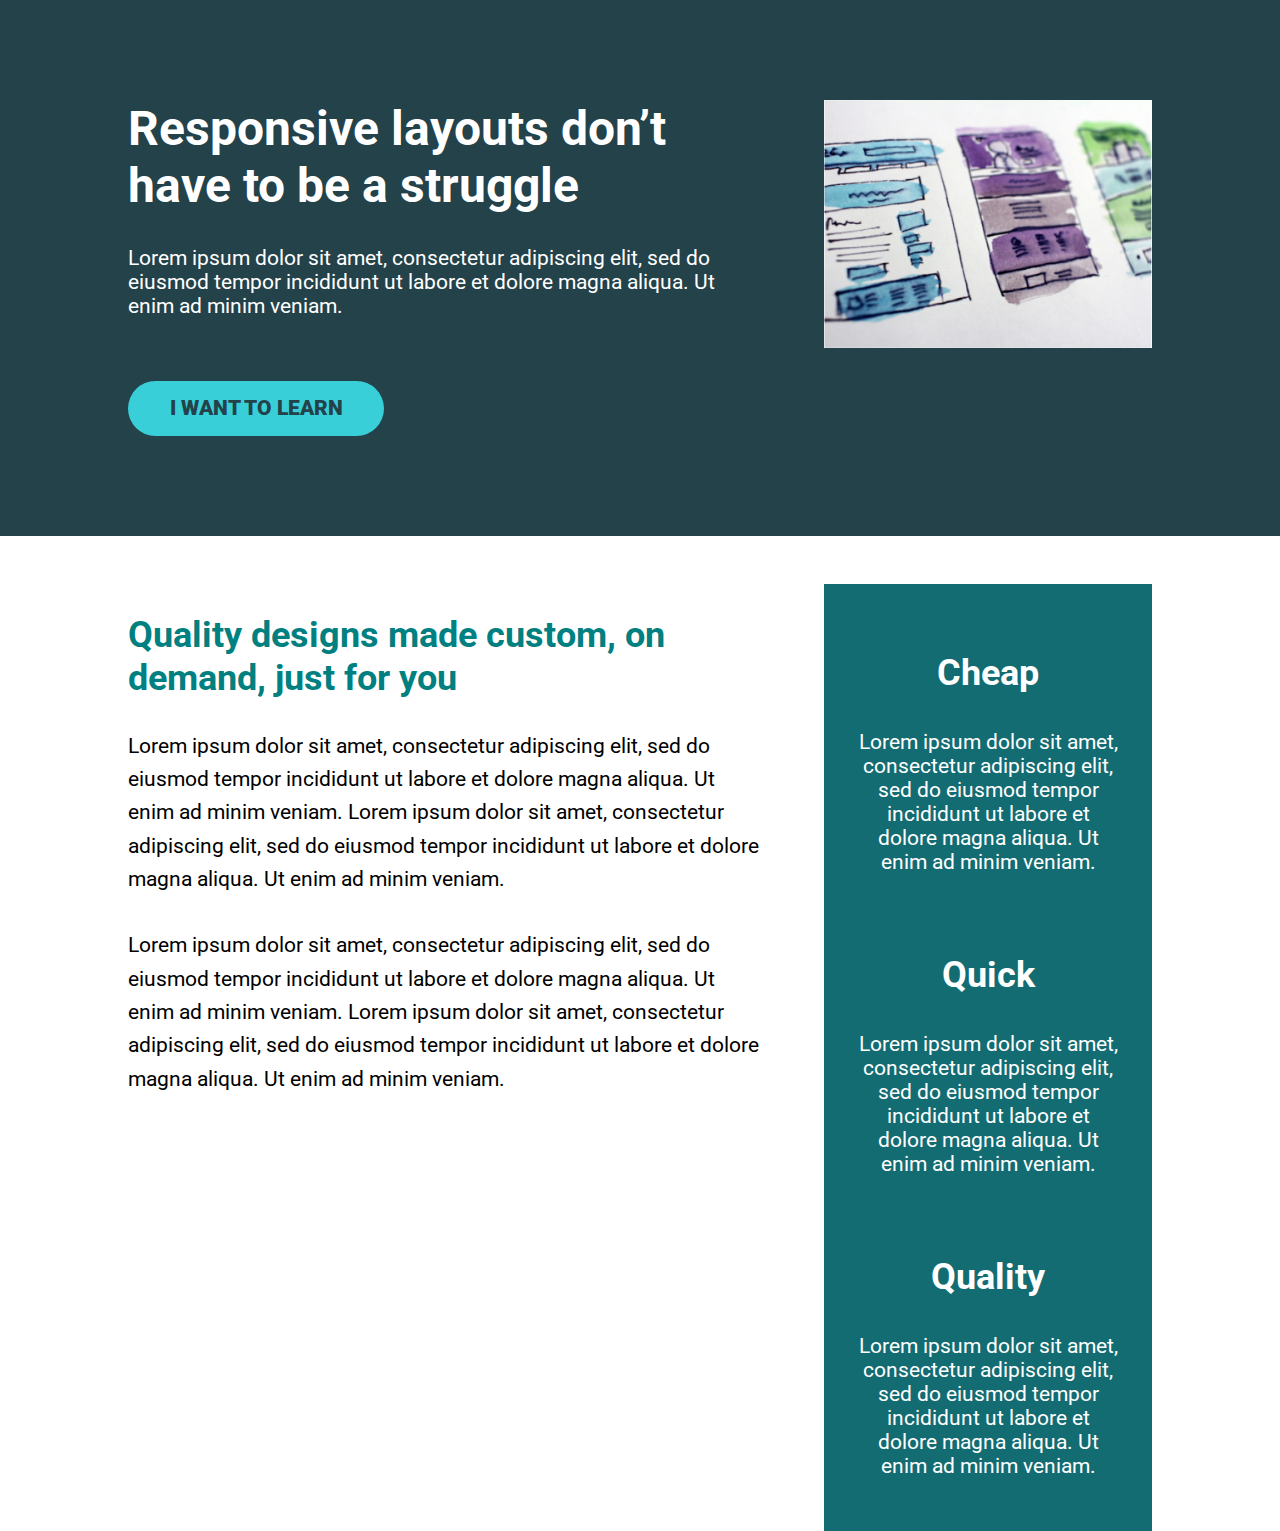
<file: Kevin Powell CRL Course Files/C5/02-6 - challenge 2/index.html>
<!DOCTYPE html>
<html lang="en">

<head>
	<meta charset="UTF-8">
	<meta name="viewport" content="width=device-width, initial-scale=1.0">
	<title>Conquering Rsponsive Layouts</title>
	<link href="https://fonts.googleapis.com/css2?family=Roboto:wght@400;900&display=swap" rel="stylesheet">
	<link rel="stylesheet" href="style.css">
</head>

<body>
	<div class="hero">
		<div class="container row">
			<div class="hero__text">
				<h1>Responsive layouts don’t have to be a struggle</h1>
				<p>Lorem ipsum dolor sit amet, consectetur adipiscing elit, sed do eiusmod tempor incididunt ut labore
					et dolore magna aliqua. Ut enim ad minim veniam.</p>
				<a href="#" class="btn">I want to learn</a>
			</div>
			<div class="hero__img">
				<img src="./img/hero-img.jpg" alt="">
			</div>
		</div>
	</div>
	<div class="info container">

		<div class="left">
			<h2 class="left-title">Quality designs made custom, on demand, just for you</h2>
			<p class="left-p">
				Lorem ipsum dolor sit amet, consectetur adipiscing elit, sed do eiusmod tempor incididunt
				ut labore et dolore magna aliqua. Ut enim ad minim veniam. Lorem ipsum dolor sit amet, consectetur
				adipiscing elit, sed do eiusmod tempor incididunt ut labore et dolore magna aliqua. Ut enim ad minim
				veniam.
				<br>
				<br>
				Lorem ipsum dolor sit amet, consectetur adipiscing elit, sed do eiusmod tempor incididunt ut labore et
				dolore magna aliqua. Ut enim ad minim veniam. Lorem ipsum dolor sit amet, consectetur adipiscing elit,
				sed do eiusmod tempor incididunt ut labore et dolore magna aliqua. Ut enim ad minim veniam.</p>
		</div>

		<div class="right">

			<div class="item">
				<h3 class="item-title">Cheap</h3>
				<p class="item-p">
					Lorem ipsum dolor sit amet, consectetur adipiscing elit, sed do eiusmod tempor incididunt ut labore et dolore
					magna aliqua. Ut enim ad minim veniam.
				</p>
			</div>

			<div class="item">
				<h3 class="item-title">Quick</h3>
				<p class="item-p">
					Lorem ipsum dolor sit amet, consectetur adipiscing elit, sed do eiusmod tempor incididunt ut labore et dolore
					magna aliqua. Ut enim ad minim veniam.
				</p>
			</div>

			<div class="item">
				<h3 class="item-title">Quality</h3>
				<p class="item-p">
					Lorem ipsum dolor sit amet, consectetur adipiscing elit, sed do eiusmod tempor incididunt ut labore et dolore
					magna aliqua. Ut enim ad minim veniam.
				</p>
			</div>
		</div>
	</div>


</body>

</html>
</file>
<file: Kevin Powell CRL Course Files/C1/style.css>
/* INSTRUCTIONS
 *
 * 1) Limit the total width of
 *    the .intro-conent to about half
 *    of it's parent
 *
 * 2) Stop the text from overflowing
 *    out the bottom at small screen
 *    widths
 *
 * You may modify the HTML if needed
 *
 */

* {
  box-sizing: border-box;
}

body {
  margin: 0;
  font-family: sans-serif;
}

.container {
  background: #23424a;
  color: white;

  width: 80%;
  margin: 0 auto;

  padding: 2em;
}

.intro-content {
  width: 50%;
}
</file>
<file: Kevin Powell CRL Course Files/C2/style.css>
/* INSTRUCTIONS
 *
 * 1) Keep the text inside .intro-content
 *    in the same place, but have the background
 *    extend from one side of the viewport
 *    to the other, no matter how wide or narrow
 *    the browser is.
 *
 * 2) Limit the maximum width of the text in the
 *    bottom area.
 *
 * You may modify the HTML if needed
 * (you probably should for this challenge)
 *
 */

* {
  box-sizing: border-box;
}

body {
  margin: 0;
  font-family: sans-serif;
}

.outer-container{
  width: 100%;
  background: #23424a;
}

.container {
  max-width: 750px;
  margin: 0 auto;
  background: #23424a;
  color: white;
  padding: 50px 2rem;
}

.intro-content {
  width: 50%;
}


.more-content-container{
  max-width: 750px;
  padding: 2rem;
  margin: 0 auto;
}
</file>
<file: Kevin Powell CRL Course Files/C3/style.css>
:root {
  --clr-dark-blue: #23424A;
  --clr-blue: #136C72;
  --clr-light-blue: #38CFD9;

  --fs-big: 3rem;
  --fs-small: 1.3125rem;

  --fw-black: 900;
  --fw-bold: 700;
  --fw-regular: 400;

  --ff: 'Roboto', sans-serif;
}

*,
*::before,
*::after {
  box-sizing: border-box;
  margin: 0;
  padding: 0;
}

html {
  font-family: var(--ff);
}

.background {
  background-color: var(--clr-dark-blue);
  padding: 6em 0;
  color: white;
}

.container {
  width: 80%;
  max-width: 1100px;
  margin: 0 auto;
}


.container-text {
  width: 60%;
}

.cta-title {
  font-size: var(--fs-big);
  font-weight: var(--fw-black);
  margin-bottom: 1.5rem;
}

.cta-paragraph {
  font-size: var(--fs-small);
  font-weight: var(--fw-regular);
  margin-bottom: 4rem;
  opacity: .8;
  line-height: 1.6;
}

.cta-button {
  display: inline-block;
  font-size: var(--fs-small);
  font-weight: var(--fw-bold);
  background-color: var(--clr-light-blue);
  color: var(--clr-dark-blue);
  padding: .75em 2em;
  border-radius: 32px;
  text-decoration: none;
  cursor: pointer;
  transition: opacity 0.2s ease;
}

.cta-button:hover, .cta-button:focus {
  opacity: .75;
}
</file>
<file: Kevin Powell CRL Course Files/C4/style.css>
/* 
////// For this challenge ///////

- You will have to modify the HTML

- You can add new classes in the HTML
  if you need to

// Requirements
1. The headings in the first row must be
   a different color
2. The two .col at the bottom must go next
   to one another
3. The section at the bottom should have
   a dark background color and a different
   color of text
4. I've removed the "gap" that I created,
   so you'll have to add it back in

   */


:root {
    --clr-dark-blue: #23424A;
    --clr-blue: #136C72;
    --clr-light-blue: #38CFD9;
    --clr-purple: #87629A;
    --clr-teal: #136C72;
    --clr-brown: #3A3A3A;

    --fs-big: 3rem;
    --fs-mid: 2.25rem;
    --fs-small: 1.3125rem;

    --fw-black: 900;
    --fw-bold: 700;
    --fw-regular: 400;

    --ff: 'Roboto', sans-serif;
}

*,
*::before,
*::after {
    margin: 0;
    padding: 0;
    box-sizing: border-box;
}

body {
    font-family: var(--ff);
    font-size: var(--fs-small);
}

h1 {
    font-size: var(--fs-big);
}

.container {
    width: 80%;
    max-width: 1100px;
    margin: 0 auto;
}

.row {
    /* display: flex => flex container */
    display: flex;
    padding: 5rem 0;
    text-align: center;
    /* can't use yet */
    gap: 50px;
}

.col {
    /* these are now flex items */
    width: 100%;
}

.col-title {
    font-size: var(--fs-mid);
    font-weight: var(--fw-black);
}

.col-p {
    font-size: var(--fs-small);
    font-weight: var(--fw-regular);
    margin-top: 2rem;
    line-height: 1.6;
}

.txt-purple {
    color: var(--clr-purple);
}

.txt-white{
    color: white;
}

.bg-teal {
    background-color: var(--clr-teal);
}

.hero {
    padding: 100px 0;
    background-color: #23424A;
    color: #FFF;
}

.hero__text {
    width: 60%;
}

.hero p {
    margin-bottom: 3em;
}

.btn {
    display: inline-block;
    text-decoration: none;
    text-transform: uppercase;
    color: #23424A;
    font-weight: 900;
    background-color: #38CFD9;
    padding: .75em 2em;
    border-radius: 100px;
}

.btn:hover,
.btn:focus {
    opacity: .75;
}
</file>
<file: Kevin Powell CRL Course Files/C6/style.css>
/* 
////// For this challenge ///////

- All text is in the text.md file

// Requirements
   1. Get all the navigation items next to one another
   2. Add a space between all the items
*/

*, *::before, *::after {
    box-sizing: border-box;
}

body {
    margin: 0;
    font-family: 'Roboto', sans-serif;
    font-size: 1.3rem;
}

img {
    max-width: 100%;
}

h1 {
    font-size: 3rem;
    margin-top: 0;
}

.section-title {
    color: #87629A;
}

.btn {
    display: inline-block;
    text-decoration: none;
    text-transform: uppercase; 
    color: #23424A;
    font-weight: 900;
    background-color: #38CFD9;
    padding: .75em 2em;
    border-radius: 100px;
}

.btn:hover,
.btn:focus {
    opacity: .75; 
}

.container {
    width: 80%;
    max-width: 1100px;
    margin: 0 auto;
}

.row {
    display: flex;
    justify-content: space-between;
}

.col {
    /* these are now flex items */
    width: 100%;
}

.col + .col {
    margin-left: 30px;
}


header {
    background: #136c72;
    padding: 1em 0;
}

.nav__list {
    margin: 0;
    padding: 0;
    list-style: none;
    display: flex;
}

.nav__link {
    color: #fff;
    text-decoration: none;
    text-transform: uppercase;
    margin-right: 1rem;
}

.nav__link--button {
    background: #fff;
    color: #136c72;
    padding: .25em 1em;
    border-radius: 10em;
}

.nav__link:hover {
    opacity: .75;
}


.hero {
    padding: 100px 0;
    background-color: #23424A;
    color: #FFF;
}

.hero__text { 
    width: 62%;
}

.hero__img {
    width: 32%;
    align-self: flex-start;
}

.hero p {
    margin-bottom: 3em;
}

.main {
    margin-top: 3em;
}

.primary-content {
    width: 62%;
}

.sidebar {
    width: 32%;
    padding: 1em;
    text-align: center;
    color: #fff;
    background-color: #136c72;
}
</file>
<file: Kevin Powell CRL Course Files/C7/style.css>
:root {
  --clr-brown: #824936;
  --clr-very-dark-gray: #222C2A;
  --clr-cream: #F3EED9;

  --fw-black: 900;
  --fw-regular: 400;
  --fw-light: 300;

  --ff-roboto: 'Roboto', sans-serif;
  --ff-playfair-display: 'Playfair Display', serif;

  --fs-small: 1.125rem;
  --fs-medium: 1.3125rem;
  --fs-big: 2.33rem;
  --fs-very-big: 3.9rem;
}


*,
*::before,
*::after {
  margin: 0;
  padding: 0;
  box-sizing: border-box;
}

.container {
  width: 75%;
  max-width: 1128px;
  margin: 0 auto;
}

.py-5 {
  padding: 5rem 0;
}

.row {
  display: flex;
}


.push-sides {
  justify-content: space-between;
}

.col {
  width: 47%;
}

.clr-white {
  color: white;
}

.bg-brown {
  background-color: var(--clr-brown);
}

.bg-very-dark-gray {
  background-color: var(--clr-very-dark-gray);
}

.hero {
  background-color: var(--clr-cream);
  min-height: 660px;
  display: flex;
  flex-direction: column;
  justify-content: center;
  align-items: center;
  text-align: center;
}

.hero-subtitle {
  font-size: var(--fs-small);
  font-family: var(--ff-roboto);
  font-weight: var(--fw-light);
  margin-bottom: 1rem;
  letter-spacing: 1ch;
}

.hero-title {
  font-size: var(--fs-very-big);
  color: var(--clr-brown);
  width: 60%;
  font-weight: var(--fw-black);
  line-height: 1;
  font-family: var(--ff-playfair-display);
}

.main-title {
  text-align: center;
  color: var(--clr-brown);
  padding-bottom: 3rem;
  font-size: var(--fs-big);
  font-family: var(--ff-playfair-display);
  font-weight: var(--fw-black);
}

.row-title {
  font-family: var(--ff-playfair-display);
  font-size: var(--fs-big);
  font-weight: var(--fw-black);
  margin-bottom: 2rem;
}

.row-p {
  font-family: var(--ff-roboto);
  font-size: var(--fs-medium);
  font-weight: var(--fw-regular);
  line-height: 1.6;
}

.row-image {
  width: 100%;
}
</file>
<file: Kevin Powell CRL Course Files/C8/style.css>
/* Challenge

   Make the navigation layout work
   on both mobile and large screens.

   Mobile-first, so mobile styles first,
   then add the large screen styles
   inside the existing media query

*/

*,
*::before,
*::after {
    box-sizing: border-box;
}

body {
    margin: 0;
    font-family: 'Roboto', sans-serif;
    font-size: 1.3rem;
}

img {
    max-width: 100%;
}

h1 {
    font-size: 3rem;
    margin-top: 0;
}

.section-title {
    color: #87629A;
}

.btn {
    display: inline-block;
    text-decoration: none;
    text-transform: uppercase;
    color: #23424A;
    font-weight: 900;
    background-color: #38CFD9;
    padding: .75em 2em;
    border-radius: 100px;
}

.btn:hover,
.btn:focus {
    opacity: .75;
}

.container {
    width: 80%;
    max-width: 1100px;
    margin: 0 auto;
    /* added for nav-toggle positioning */
    position: relative;
}

header {
    background: #136c72;
    padding: 1em 0;
    text-align: center;
}

.nav {
    width: 100%;
}


.nav__list {
    padding: 0;
}

.nav__list--secondary {
    margin-top: 3rem;
}

.nav__item {
    margin: 1.25rem 0;
    list-style: none;
}

.nav__link {
    text-decoration: none;
    color: white;
}

.nav__link--button {
    color: #136c72;
    background-color: #FFF;
    padding: 0.5rem 0.75rem;
    border-radius: 100px;
}

.nav-toggle {
    cursor: pointer;
    border: 0;
    width: 3em;
    height: 3em;
    padding: 0em;
    border-radius: 50%;
    background: #072A2D;
    color: white;
    transition: opacity 250ms ease;

    position: absolute;
    left: 0;
}

.nav-toggle:focus,
.nav-toggle:hover {
    opacity: .75;
}

.hamburger {
    width: 50%;
    position: relative;
}

.hamburger,
.hamburger::before,
.hamburger::after {
    display: block;
    margin: 0 auto;
    height: 3px;
    background: white;
}

.hamburger::before,
.hamburger::after {
    content: '';
    width: 100%;
}

.hamburger::before {
    transform: translateY(-6px);
}

.hamburger::after {
    transform: translateY(3px);
}

/* made changes here from video
   to make it more accessible.
   
   Works the same :) */
.nav {
    visibility: hidden;
    height: 0;
    position: absolute;
}

.nav--visible {
    visibility: visible;
    height: auto;
    position: relative;
}


.logo {
    height: 30px;
}


.hero {
    padding: 100px 0;
    background-color: #23424A;
    color: #FFF;
}

.hero__img {
    margin-top: 2em;
}


.hero p {
    margin-bottom: 3em;
}

.main {
    margin-top: 3em;
}


.sidebar {
    padding: 1em;
    text-align: center;
    color: #fff;
    background-color: #136c72;

}



@media (min-width: 800px) {

    .nav-toggle {
        display: none;
    }

    .nav {
        visibility: visible;
        display: flex;
        position: relative;
        height: auto;
        justify-content: flex-end;
        align-items: center;
    }

    .nav__list {
        display: flex;
        margin: 0;
    }

    .nav__item {
        margin: 0 0 0 1rem;
    }

    .row {
        display: flex;
        justify-content: space-between;
    }

    .hero__text {
        width: 62%;
    }

    .hero__img {
        width: 32%;
        align-self: flex-start;
        margin: 0;
    }

    .primary-content {
        width: 62%;
    }

    .sidebar {
        width: 32%;
    }


}
</file>
<file: Kevin Powell CRL Course Files/Final Challange/style.css>
:root {
  --clr-very-dark-gray: #2E323F;
  --clr-dark-gray: #3B4050;
  --clr-gray: #edeff2;
  --clr-white: #fff;
  --clr-brown: #A59678;

  --fw-bold: 700;
  --fw-regular: 400;

  --ff-oswald: 'Oswald', sans-serif;
  --ff-montserrat: 'Montserrat', sans-serif;
}

*,
*::before,
*::after {
  margin: 0;
  padding: 0;
  box-sizing: border-box;
}

img {
  max-width: 100%;
  height: auto;
}

body {
  font-family: var(--ff-montserrat);
}

.section {
  padding: 5rem;
}

.container {
  width: 85%;
  max-width: 1200px;
  margin: 0 auto;
}

.flex-wrapper {
  display: flex;
  flex-direction: column;
  justify-content: center;
  align-items: center;
}

.flex-wrapper__item {
  width: 100%;
  text-align: center;
  margin: 3rem;
}

.section-one {
  background-color: var(--clr-dark-gray);
  padding: 7rem 0;
}

.section-one__title {
  font-family: var(--ff-oswald);
  font-weight: var(--fw-bold);
  font-size: 5.625rem;
  color: var(--clr-white);
  line-height: 1;
}

.section-one__cta-p {
  font-family: var(--ff-montserrat);
  font-weight: var(--fw-regular);
  color: var(--clr-white);
  font-size: 1.5rem;
  line-height: 1.6;
}

.section-one__cta-btn {
  display: inline-block;
  text-decoration: none;
  text-transform: uppercase;
  background-color: var(--clr-brown);
  color: var(--clr-white);
  font-family: var(--ff-oswald);
  font-weight: var(--fw-bold);
  font-size: 1.5rem;
  padding: .5rem 2.25rem;
  border-radius: 100px;
  margin-top: 1.5rem;
}

.section-one__title-span {
  color: var(--clr-brown);
}

.section-two {
  background-color: var(--clr-gray);
  padding: 4rem 0;
}

.section-two__info-title {
  font-family: var(--ff-oswald);
  font-weight: var(--fw-bold);
  font-size: 1.875rem;
  color: var(--clr-brown);
}

.section-two__info-p {
  font-family: var(--ff-montserrat);
  font-weight: var(--fw-regular);
  font-size: 1.125rem;
  margin-top: 1.5rem;
  line-height: 1.6;
}

.section-three {
  padding: 5rem 0;
}

.section-three__title {
  font-family: var(--ff-oswald);
  font-weight: var(--fw-bold);
  font-size: 2.25rem;
  color: var(--clr-brown);
}

.section-three__p {
  font-family: var(--ff-montserrat);
  font-weight: var(--fw-regular);
  font-size: 1.3125rem;
  margin-top: 1.5rem;
}

.section-three__img {
  margin-top: 1.5rem;
}

.section-three__card {
  padding: 3rem;
  background-color: var(--clr-dark-gray);
  color: var(--clr-white);
  text-align: center;
  margin: 2rem 0;
  display: flex;
  flex-direction: column;
}

.section-three__card-title {
  font-family: var(--ff-oswald);
  font-weight: var(--fw-bold);
  font-size: 1.875rem;
}

.section-three__card-p {
  font-family: var(--ff-montserrat);
  font-weight: var(--fw-regular);
  font-size: 1.125rem;
  margin-top: 1.5rem;
  flex-grow: 1;
}

.section-four {
  padding: 5rem 0;
  background-color: var(--clr-dark-gray);
}

.section-four__title {
  color: var(--clr-white);
  font-family: var(--ff-oswald);
  font-weight: var(--fw-bold);
  font-size: 2.5rem;
  text-align: center;
}

.section-four__flex-item {
  text-align: center;
  margin: 3rem 0;
  color: var(--clr-white);
}

.section-four__flex-item-title {
  color: var(--clr-brown);
  font-family: var(--ff-oswald);
  font-weight: var(--fw-bold);
  font-size: 1.3125rem;
}

.section-four__flex-item-p {
  margin-top: 1.5rem;
  font-family: var(--ff-montserrat);
  font-weight: var(--fw-regular);
  font-size: 1rem;
  line-height: 1.6;
}


@media (min-width: 700px) {
  .section-three__flex-item-right {
    display: flex;
    justify-content: space-between;
  }

  .section-three__card {
    padding: 1.5rem;
    margin: 1rem;
  }

  .section-four__flex{
    display: flex;
    justify-content: space-between;
  }
  
  .section-four__flex-item{
    text-align: left;
    margin: 2rem;
  }

  .section-four__flex-item--big{
    width: 40%;
  }

  .section-four__flex-item--small{
    width: 10%;
  }
}

@media (min-width: 1000px) {
  .flex-wrapper {
    display: flex;
    flex-direction: row;
    justify-content: space-between;
    align-items: flex-end;
  }

  .flex-wrapper__item {
    width: 50%;
    text-align: left;
    margin: 0;
  }

  .flex-wrapper__item--w-small {
    width: 27%;
    text-align: center;
  }

  .section-three__flex {
    display: flex;
  }

  .section-three__flex-item-left {
    width: 65%;
  }

  .section-three__flex-item-right {
    display: flex;
    flex-direction: column;
    margin-left: 2rem;
    width: 35%;

  }
}
</file>
<file: Kevin Powell CRL Course Files/C5/02-6 - challenge 2/style.css>
/* 
////// For this challenge ///////

- All text is in the text.md file

// Requirements
1. Refer to the design specs for the
   overall layout 
2. The image should line up with
   the sidebar in the section
   below

*/
:root {
  --clr-dark-blue: #23424A;
  --clr-blue: #136C72;
  --clr-light-blue: #38CFD9;
  --clr-purple: #87629A;
  --clr-teal: #136C72;
  --clr-brown: #3A3A3A;

  --fs-big: 3rem;
  --fs-mid: 2.25rem;
  --fs-small: 1.3125rem;

  --fw-black: 900;
  --fw-bold: 700;
  --fw-regular: 400;

  --ff: 'Roboto', sans-serif;
}


*,
*::before,
*::after {
  box-sizing: border-box;
}

body {
  margin: 0;
  font-family: 'Roboto', sans-serif;
  font-size: 1.3rem;
}

img {
  max-width: 100%;
}

h1 {
  font-size: 3rem;
  margin-top: 0;
}

.container {
  width: 80%;
  max-width: 1100px;
  margin: 0 auto;
}

.row {
  /* display: flex => flex container */
  display: flex;
  justify-content: space-between;

  /* can't use yet */
  /* gap: 100px; */
}

.col {
  /* these are now flex items */
  width: 100%;
}

.col+.col {
  margin-left: 30px;
}

.hero {
  padding: 100px 0;
  background-color: #23424A;
  color: #FFF;
}

.hero__text {
  width: 62%;
}


.hero__img {
  width: 32%;
  align-self: flex-start;
}

.hero p {
  margin-bottom: 3em;
}

.btn {
  display: inline-block;
  text-decoration: none;
  text-transform: uppercase;
  color: #23424A;
  font-weight: 900;
  background-color: #38CFD9;
  padding: .75em 2em;
  border-radius: 100px;
}

.btn:hover,
.btn:focus {
  opacity: .75;
}


.info {
  display: flex;
  margin-top: 3rem;
	justify-content: space-between;
}

.left {
	width: 62%;
	line-height: 1.6;
}

.left-title {
	color: teal;
	font-size: var(--fs-mid);
	line-height: 1.2;
}

.left-p {}

.right {
	color: #fff;
  background-color: var(--clr-teal);
	padding: 2rem;
	width: 32%;

}

.item {
	text-align: center;
}

.item + .item{
	margin-top: 5rem;
}

.item-title {
	font-size: var(--fs-mid);

}

.item-p {
}
</file>
